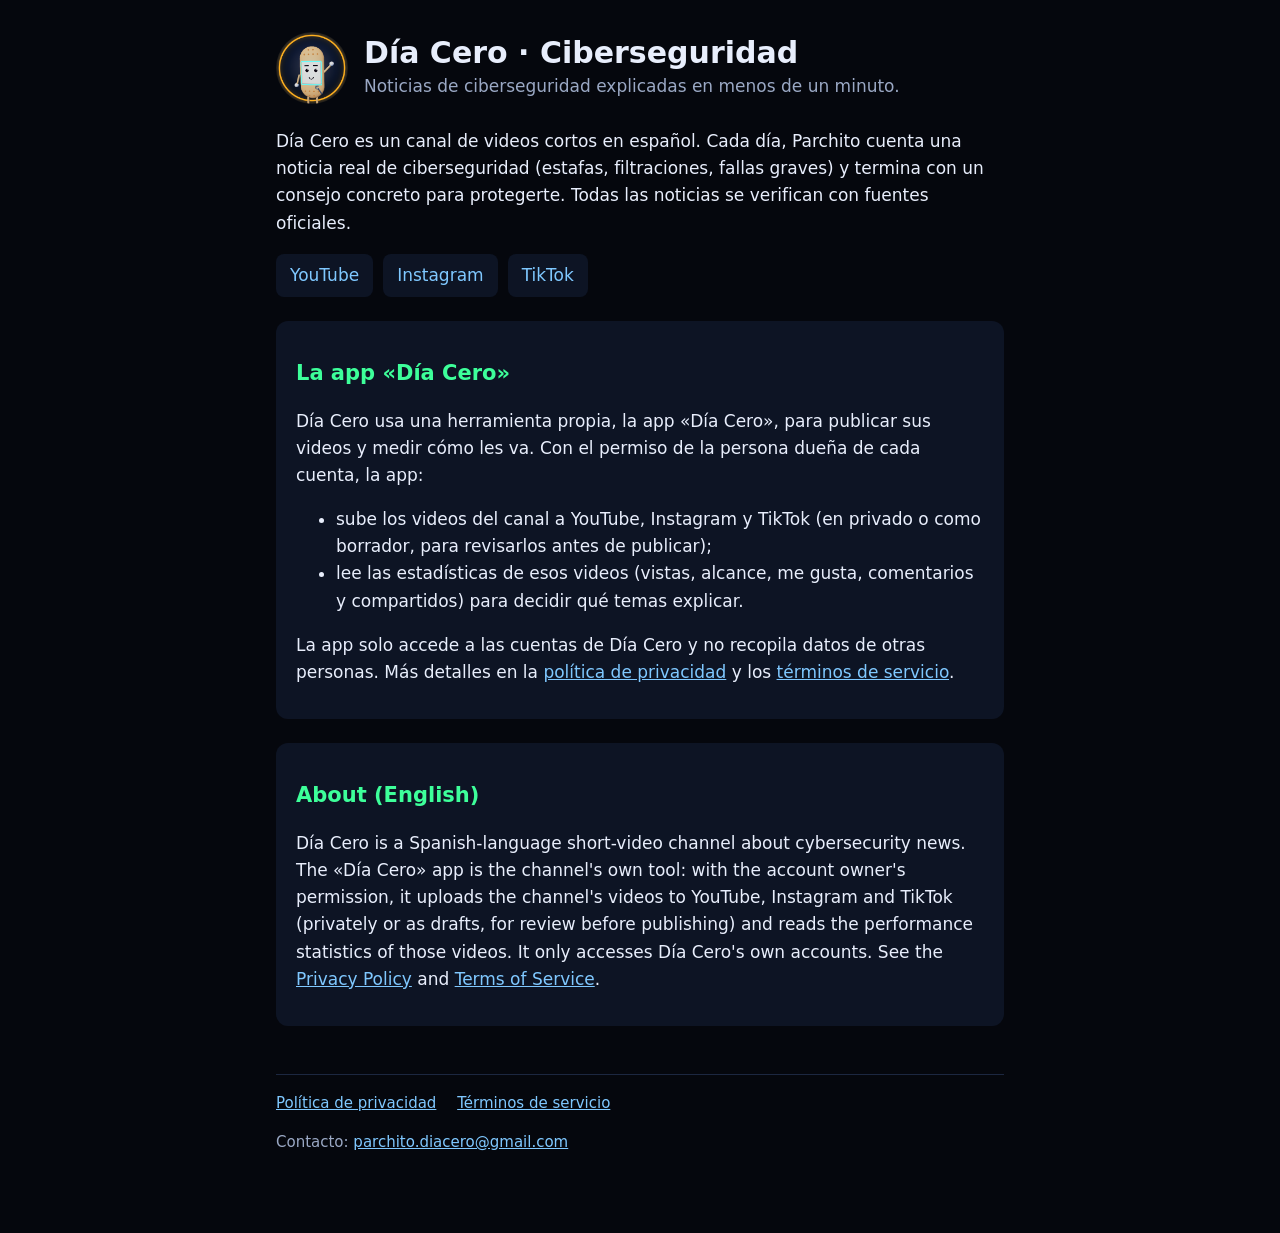
<file: index.html>
<!doctype html>
<html lang="es">
<head>
<meta charset="utf-8">
<meta name="viewport" content="width=device-width, initial-scale=1">
<title>Día Cero · Ciberseguridad</title>
<meta name="description" content="Noticias de ciberseguridad explicadas en menos de un minuto, con Parchito.">
<link rel="icon" href="favicon.png">
<link rel="stylesheet" href="estilo.css">
</head>
<body>
<main>
  <header>
    <img src="parchito.png" alt="Parchito, la mascota de Día Cero">
    <div>
      <h1>Día Cero · Ciberseguridad</h1>
      <p class="sub">Noticias de ciberseguridad explicadas en menos de un minuto.</p>
    </div>
  </header>

  <p>Día Cero es un canal de videos cortos en español. Cada día, Parchito cuenta una noticia real de ciberseguridad (estafas, filtraciones, fallas graves) y termina con un consejo concreto para protegerte. Todas las noticias se verifican con fuentes oficiales.</p>

  <ul class="redes">
    <li><a href="https://www.youtube.com/@parchito.diacero">YouTube</a></li>
    <li><a href="https://www.instagram.com/parchito.diacero">Instagram</a></li>
    <li><a href="https://www.tiktok.com/@parchito.diacero">TikTok</a></li>
  </ul>

  <div class="caja">
    <h2>La app «Día Cero»</h2>
    <p>Día Cero usa una herramienta propia, la app «Día Cero», para publicar sus videos y medir cómo les va. Con el permiso de la persona dueña de cada cuenta, la app:</p>
    <ul>
      <li>sube los videos del canal a YouTube, Instagram y TikTok (en privado o como borrador, para revisarlos antes de publicar);</li>
      <li>lee las estadísticas de esos videos (vistas, alcance, me gusta, comentarios y compartidos) para decidir qué temas explicar.</li>
    </ul>
    <p>La app solo accede a las cuentas de Día Cero y no recopila datos de otras personas. Más detalles en la <a href="privacidad.html">política de privacidad</a> y los <a href="terminos.html">términos de servicio</a>.</p>
  </div>

  <div class="caja" lang="en">
    <h2>About (English)</h2>
    <p>Día Cero is a Spanish-language short-video channel about cybersecurity news. The «Día Cero» app is the channel's own tool: with the account owner's permission, it uploads the channel's videos to YouTube, Instagram and TikTok (privately or as drafts, for review before publishing) and reads the performance statistics of those videos. It only accesses Día Cero's own accounts. See the <a href="privacidad.html#en">Privacy Policy</a> and <a href="terminos.html#en">Terms of Service</a>.</p>
  </div>

  <footer>
    <a href="privacidad.html">Política de privacidad</a>
    <a href="terminos.html">Términos de servicio</a>
    <p>Contacto: <a href="mailto:parchito.diacero@gmail.com">parchito.diacero@gmail.com</a></p>
  </footer>
</main>
</body>
</html>
</file>
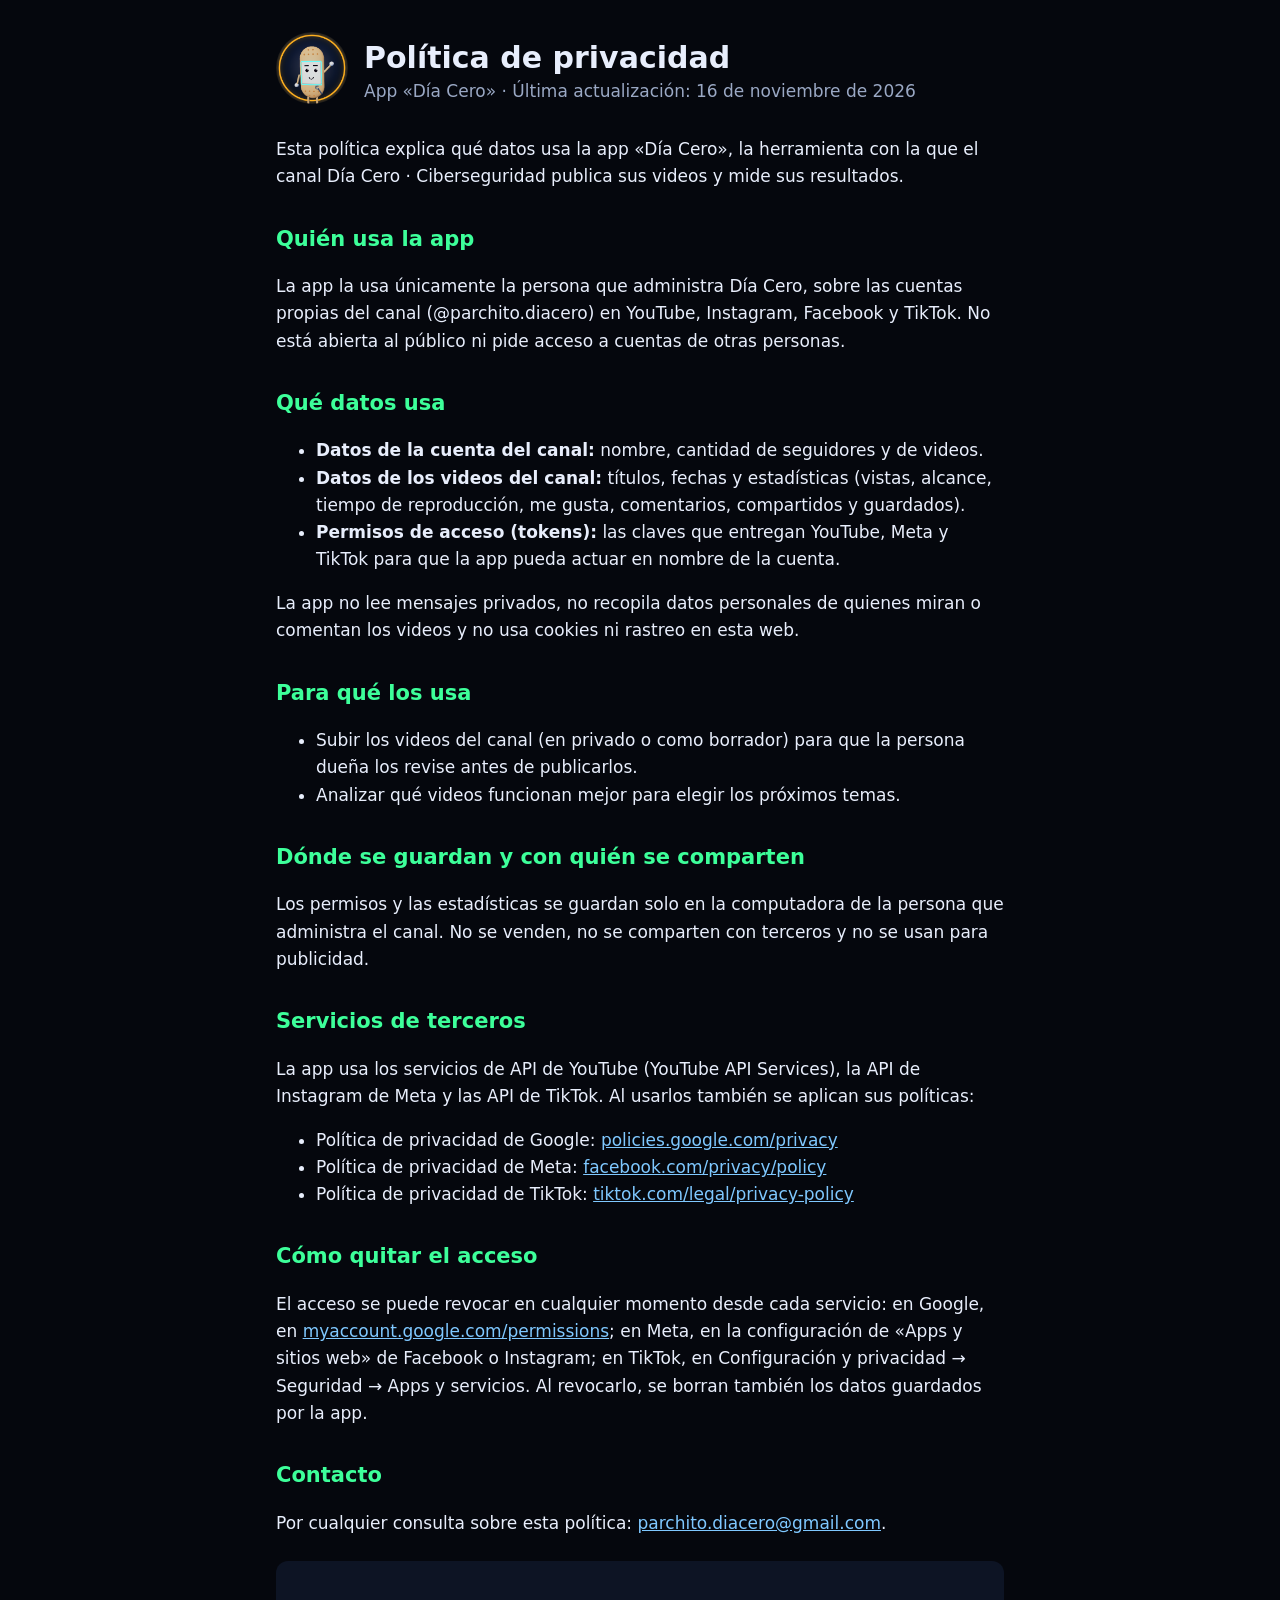
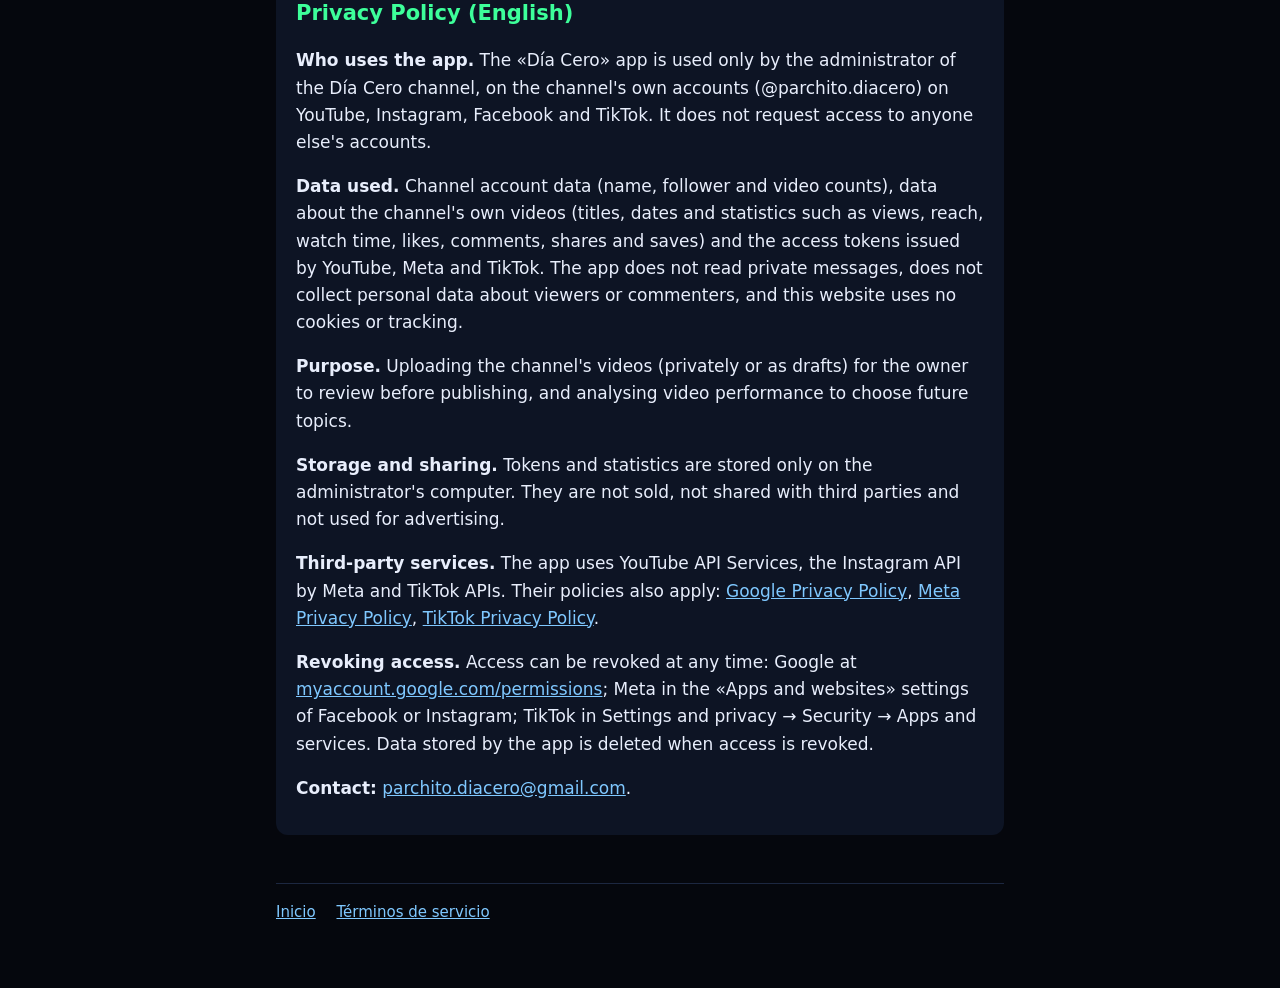
<file: privacidad.html>
<!doctype html>
<html lang="es">
<head>
<meta charset="utf-8">
<meta name="viewport" content="width=device-width, initial-scale=1">
<title>Política de privacidad · Día Cero</title>
<link rel="icon" href="favicon.png">
<link rel="stylesheet" href="estilo.css">
</head>
<body>
<main>
  <header>
    <a href="./"><img src="parchito.png" alt="Parchito"></a>
    <div>
      <h1>Política de privacidad</h1>
      <p class="sub">App «Día Cero» · Última actualización: 16 de noviembre de 2026</p>
    </div>
  </header>

  <p>Esta política explica qué datos usa la app «Día Cero», la herramienta con la que el canal Día Cero · Ciberseguridad publica sus videos y mide sus resultados.</p>

  <h2>Quién usa la app</h2>
  <p>La app la usa únicamente la persona que administra Día Cero, sobre las cuentas propias del canal (@parchito.diacero) en YouTube, Instagram, Facebook y TikTok. No está abierta al público ni pide acceso a cuentas de otras personas.</p>

  <h2>Qué datos usa</h2>
  <ul>
    <li><strong>Datos de la cuenta del canal:</strong> nombre, cantidad de seguidores y de videos.</li>
    <li><strong>Datos de los videos del canal:</strong> títulos, fechas y estadísticas (vistas, alcance, tiempo de reproducción, me gusta, comentarios, compartidos y guardados).</li>
    <li><strong>Permisos de acceso (tokens):</strong> las claves que entregan YouTube, Meta y TikTok para que la app pueda actuar en nombre de la cuenta.</li>
  </ul>
  <p>La app no lee mensajes privados, no recopila datos personales de quienes miran o comentan los videos y no usa cookies ni rastreo en esta web.</p>

  <h2>Para qué los usa</h2>
  <ul>
    <li>Subir los videos del canal (en privado o como borrador) para que la persona dueña los revise antes de publicarlos.</li>
    <li>Analizar qué videos funcionan mejor para elegir los próximos temas.</li>
  </ul>

  <h2>Dónde se guardan y con quién se comparten</h2>
  <p>Los permisos y las estadísticas se guardan solo en la computadora de la persona que administra el canal. No se venden, no se comparten con terceros y no se usan para publicidad.</p>

  <h2>Servicios de terceros</h2>
  <p>La app usa los servicios de API de YouTube (YouTube API Services), la API de Instagram de Meta y las API de TikTok. Al usarlos también se aplican sus políticas:</p>
  <ul>
    <li>Política de privacidad de Google: <a href="https://policies.google.com/privacy">policies.google.com/privacy</a></li>
    <li>Política de privacidad de Meta: <a href="https://www.facebook.com/privacy/policy/">facebook.com/privacy/policy</a></li>
    <li>Política de privacidad de TikTok: <a href="https://www.tiktok.com/legal/privacy-policy">tiktok.com/legal/privacy-policy</a></li>
  </ul>

  <h2>Cómo quitar el acceso</h2>
  <p>El acceso se puede revocar en cualquier momento desde cada servicio: en Google, en <a href="https://myaccount.google.com/permissions">myaccount.google.com/permissions</a>; en Meta, en la configuración de «Apps y sitios web» de Facebook o Instagram; en TikTok, en Configuración y privacidad → Seguridad → Apps y servicios. Al revocarlo, se borran también los datos guardados por la app.</p>

  <h2>Contacto</h2>
  <p>Por cualquier consulta sobre esta política: <a href="mailto:parchito.diacero@gmail.com">parchito.diacero@gmail.com</a>.</p>

  <div class="caja" lang="en" id="en">
    <h2>Privacy Policy (English)</h2>
    <p><strong>Who uses the app.</strong> The «Día Cero» app is used only by the administrator of the Día Cero channel, on the channel's own accounts (@parchito.diacero) on YouTube, Instagram, Facebook and TikTok. It does not request access to anyone else's accounts.</p>
    <p><strong>Data used.</strong> Channel account data (name, follower and video counts), data about the channel's own videos (titles, dates and statistics such as views, reach, watch time, likes, comments, shares and saves) and the access tokens issued by YouTube, Meta and TikTok. The app does not read private messages, does not collect personal data about viewers or commenters, and this website uses no cookies or tracking.</p>
    <p><strong>Purpose.</strong> Uploading the channel's videos (privately or as drafts) for the owner to review before publishing, and analysing video performance to choose future topics.</p>
    <p><strong>Storage and sharing.</strong> Tokens and statistics are stored only on the administrator's computer. They are not sold, not shared with third parties and not used for advertising.</p>
    <p><strong>Third-party services.</strong> The app uses YouTube API Services, the Instagram API by Meta and TikTok APIs. Their policies also apply: <a href="https://policies.google.com/privacy">Google Privacy Policy</a>, <a href="https://www.facebook.com/privacy/policy/">Meta Privacy Policy</a>, <a href="https://www.tiktok.com/legal/privacy-policy">TikTok Privacy Policy</a>.</p>
    <p><strong>Revoking access.</strong> Access can be revoked at any time: Google at <a href="https://myaccount.google.com/permissions">myaccount.google.com/permissions</a>; Meta in the «Apps and websites» settings of Facebook or Instagram; TikTok in Settings and privacy → Security → Apps and services. Data stored by the app is deleted when access is revoked.</p>
    <p><strong>Contact:</strong> <a href="mailto:parchito.diacero@gmail.com">parchito.diacero@gmail.com</a>.</p>
  </div>

  <footer>
    <a href="./">Inicio</a>
    <a href="terminos.html">Términos de servicio</a>
  </footer>
</main>
</body>
</html>
</file>
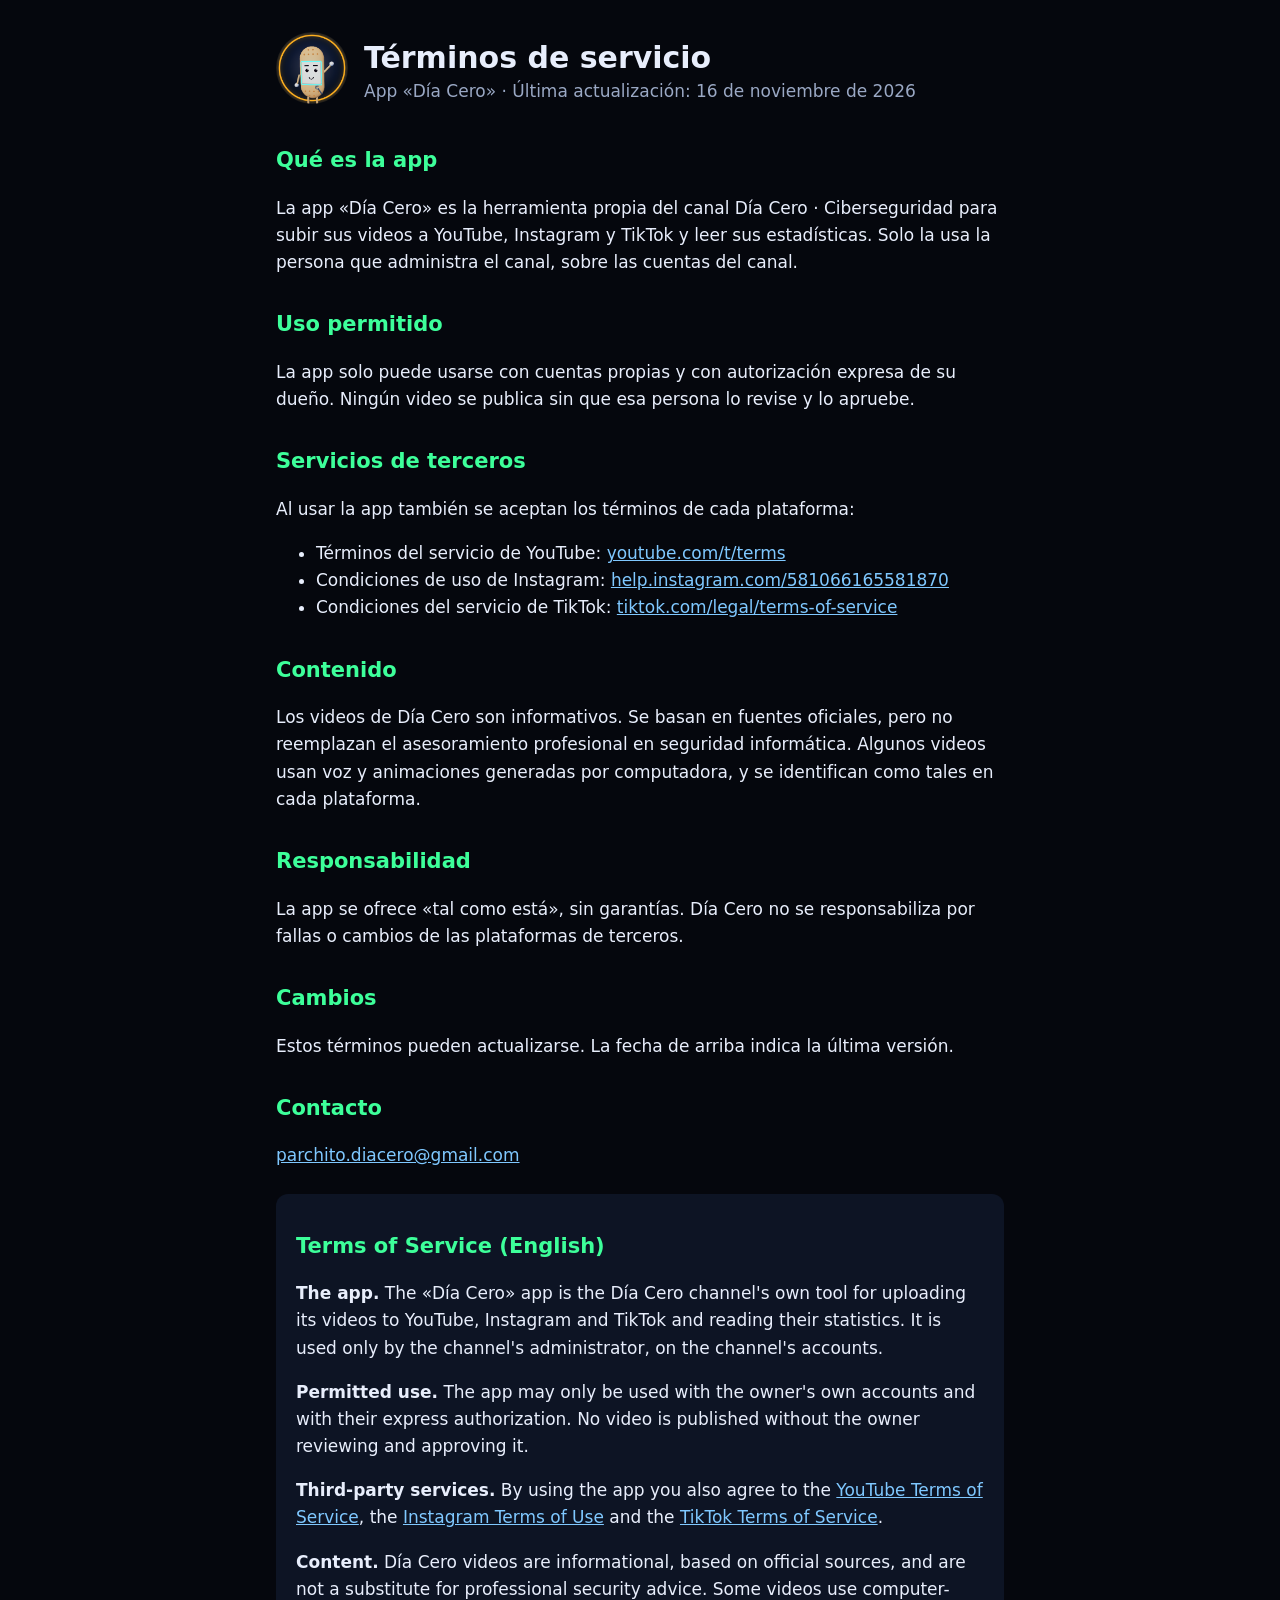
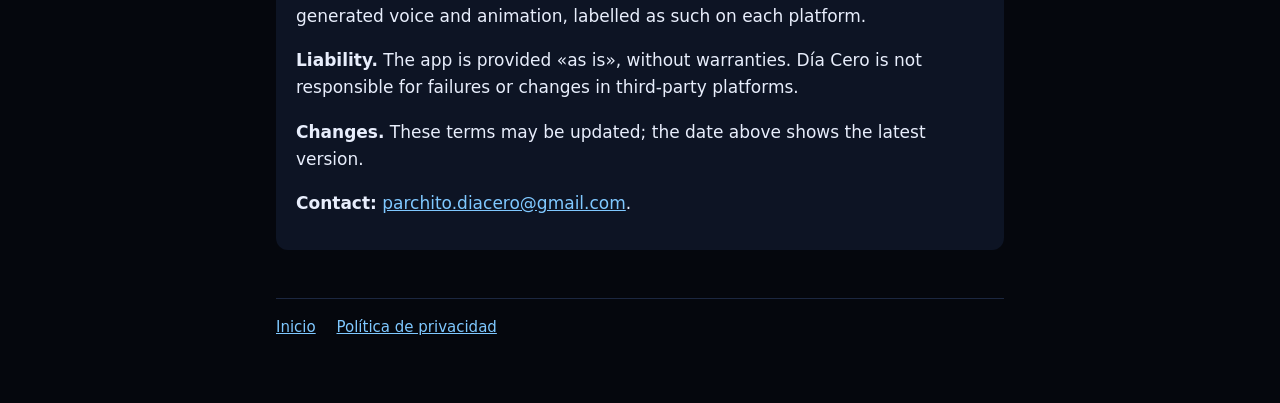
<file: terminos.html>
<!doctype html>
<html lang="es">
<head>
<meta charset="utf-8">
<meta name="viewport" content="width=device-width, initial-scale=1">
<title>Términos de servicio · Día Cero</title>
<link rel="icon" href="favicon.png">
<link rel="stylesheet" href="estilo.css">
</head>
<body>
<main>
  <header>
    <a href="./"><img src="parchito.png" alt="Parchito"></a>
    <div>
      <h1>Términos de servicio</h1>
      <p class="sub">App «Día Cero» · Última actualización: 16 de noviembre de 2026</p>
    </div>
  </header>

  <h2>Qué es la app</h2>
  <p>La app «Día Cero» es la herramienta propia del canal Día Cero · Ciberseguridad para subir sus videos a YouTube, Instagram y TikTok y leer sus estadísticas. Solo la usa la persona que administra el canal, sobre las cuentas del canal.</p>

  <h2>Uso permitido</h2>
  <p>La app solo puede usarse con cuentas propias y con autorización expresa de su dueño. Ningún video se publica sin que esa persona lo revise y lo apruebe.</p>

  <h2>Servicios de terceros</h2>
  <p>Al usar la app también se aceptan los términos de cada plataforma:</p>
  <ul>
    <li>Términos del servicio de YouTube: <a href="https://www.youtube.com/t/terms">youtube.com/t/terms</a></li>
    <li>Condiciones de uso de Instagram: <a href="https://help.instagram.com/581066165581870">help.instagram.com/581066165581870</a></li>
    <li>Condiciones del servicio de TikTok: <a href="https://www.tiktok.com/legal/terms-of-service">tiktok.com/legal/terms-of-service</a></li>
  </ul>

  <h2>Contenido</h2>
  <p>Los videos de Día Cero son informativos. Se basan en fuentes oficiales, pero no reemplazan el asesoramiento profesional en seguridad informática. Algunos videos usan voz y animaciones generadas por computadora, y se identifican como tales en cada plataforma.</p>

  <h2>Responsabilidad</h2>
  <p>La app se ofrece «tal como está», sin garantías. Día Cero no se responsabiliza por fallas o cambios de las plataformas de terceros.</p>

  <h2>Cambios</h2>
  <p>Estos términos pueden actualizarse. La fecha de arriba indica la última versión.</p>

  <h2>Contacto</h2>
  <p><a href="mailto:parchito.diacero@gmail.com">parchito.diacero@gmail.com</a></p>

  <div class="caja" lang="en" id="en">
    <h2>Terms of Service (English)</h2>
    <p><strong>The app.</strong> The «Día Cero» app is the Día Cero channel's own tool for uploading its videos to YouTube, Instagram and TikTok and reading their statistics. It is used only by the channel's administrator, on the channel's accounts.</p>
    <p><strong>Permitted use.</strong> The app may only be used with the owner's own accounts and with their express authorization. No video is published without the owner reviewing and approving it.</p>
    <p><strong>Third-party services.</strong> By using the app you also agree to the <a href="https://www.youtube.com/t/terms">YouTube Terms of Service</a>, the <a href="https://help.instagram.com/581066165581870">Instagram Terms of Use</a> and the <a href="https://www.tiktok.com/legal/terms-of-service">TikTok Terms of Service</a>.</p>
    <p><strong>Content.</strong> Día Cero videos are informational, based on official sources, and are not a substitute for professional security advice. Some videos use computer-generated voice and animation, labelled as such on each platform.</p>
    <p><strong>Liability.</strong> The app is provided «as is», without warranties. Día Cero is not responsible for failures or changes in third-party platforms.</p>
    <p><strong>Changes.</strong> These terms may be updated; the date above shows the latest version.</p>
    <p><strong>Contact:</strong> <a href="mailto:parchito.diacero@gmail.com">parchito.diacero@gmail.com</a>.</p>
  </div>

  <footer>
    <a href="./">Inicio</a>
    <a href="privacidad.html">Política de privacidad</a>
  </footer>
</main>
</body>
</html>
</file>
<file: estilo.css>
:root {
  --bg: #05070d;
  --panel: #0d1424;
  --text: #e8eefc;
  --muted: #9aa8c4;
  --accent: #3dff9a;
  --link: #7fc8ff;
}
* { box-sizing: border-box; }
body {
  margin: 0;
  background: var(--bg);
  color: var(--text);
  font: 17px/1.6 system-ui, -apple-system, "Segoe UI", Roboto, sans-serif;
}
main { max-width: 760px; margin: 0 auto; padding: 32px 16px 64px; }
header { display: flex; align-items: center; gap: 16px; margin-bottom: 24px; }
header img { width: 72px; height: 72px; border-radius: 50%; }
header a { color: inherit; text-decoration: none; }
h1 { font-size: 30px; margin: 0; line-height: 1.2; }
h2 { font-size: 21px; margin: 32px 0 8px; color: var(--accent); }
.sub { color: var(--muted); margin: 2px 0 0; }
a { color: var(--link); }
.redes { display: flex; flex-wrap: wrap; gap: 10px; margin: 16px 0; padding: 0; list-style: none; }
.redes a { display: inline-block; padding: 8px 14px; background: var(--panel); border-radius: 8px; text-decoration: none; }
.caja { background: var(--panel); border-radius: 12px; padding: 4px 20px 16px; margin: 24px 0; }
footer { margin-top: 48px; color: var(--muted); font-size: 15px; border-top: 1px solid #1c2740; padding-top: 16px; }
footer a { margin-right: 16px; }
</file>
